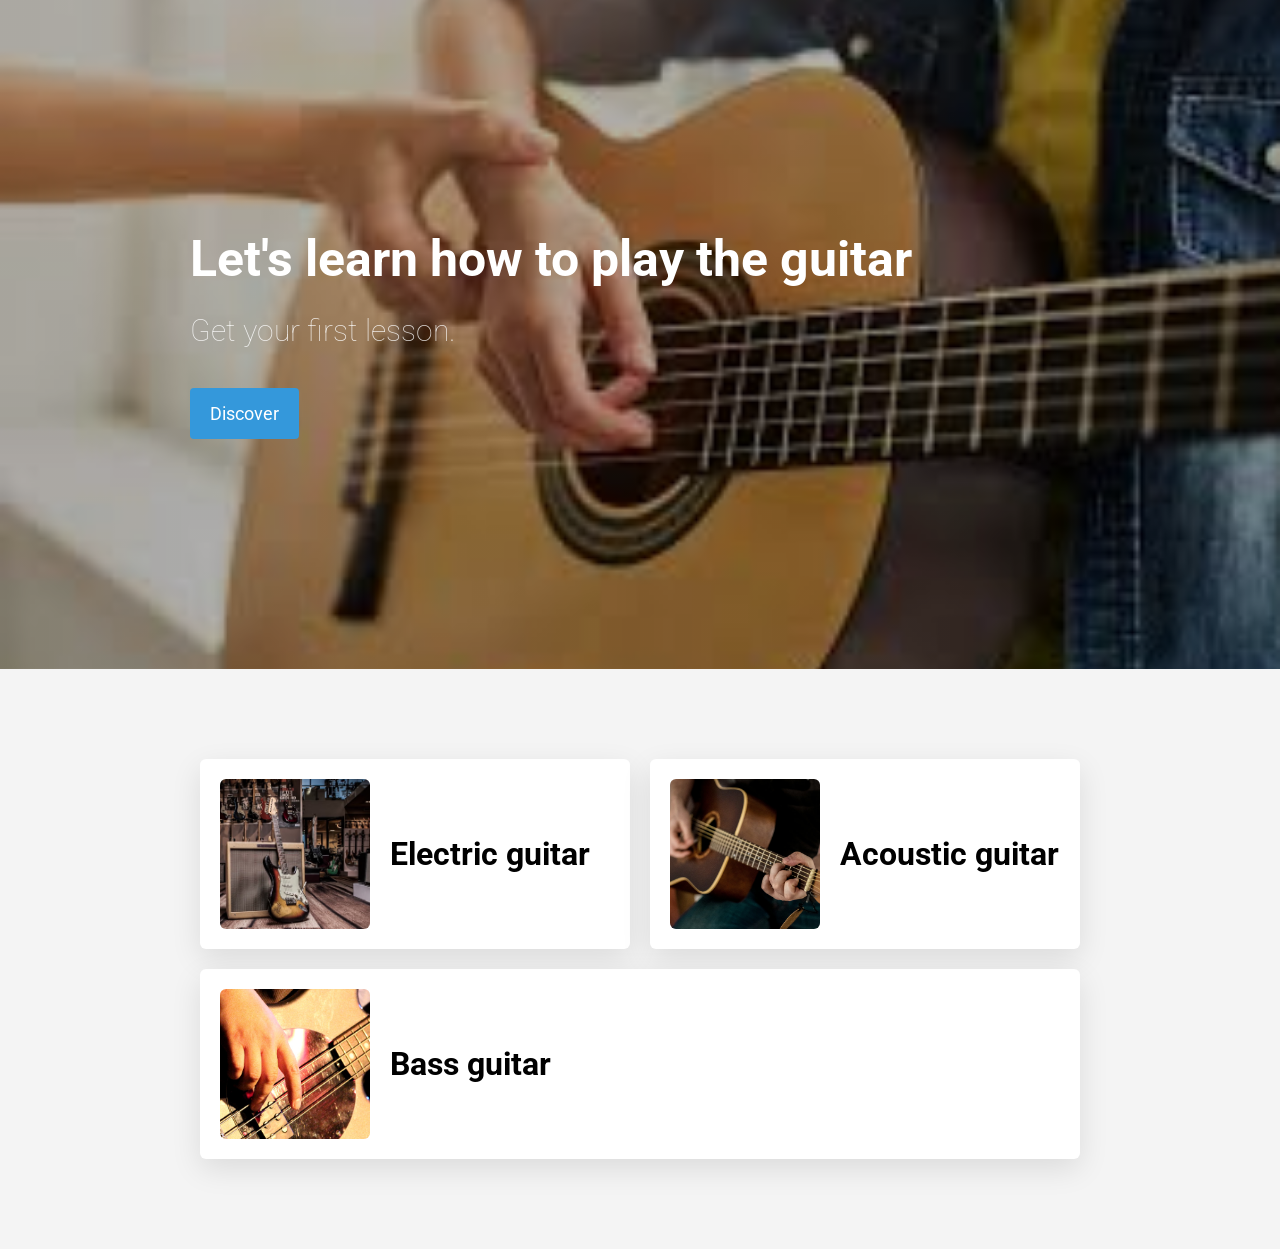
<file: index.html>
<!DOCTYPE html>
<html>
  <head>
    <meta charset="UTF-8">
    <title>My Startup</title>
    <meta name="description" content="A website for my startup project">
    <link rel="stylesheet" href="css/style.css">
  </head>
  <body>
    <div class="banner">
      <div class="container">
        <h1>Let's learn how to play the guitar</h1>
        <h2>Get your first lesson.</h2>
        <a href="#apply-section" class="btn-blue">Discover</a>
      </div>
    </div>
    <div class="container">
      <div class="cards">
        <div class="card">
          <img src="images/electricguitar.jpg" alt="Electric guitar">
          <h3>Electric guitar</h3>
        </div>
        <div class="card">
          <img src="images/acousticguitar.jpg" alt="Acoustic guitar">
          <h3>Acoustic guitar</h3>
        </div>
        <div class="card">
          <img src="images/bassguitar.jpg" alt="Bass guitar">
          <h3>Bass guitar</h3>
        </div>
      </div>
    </div>
    <div data-tf-live="01KMX0AF0N2NT7P7BZZPREY8KE"></div>
  </body>
  <script src="//embed.typeform.com/next/embed.js"></script>
</html>
</file>
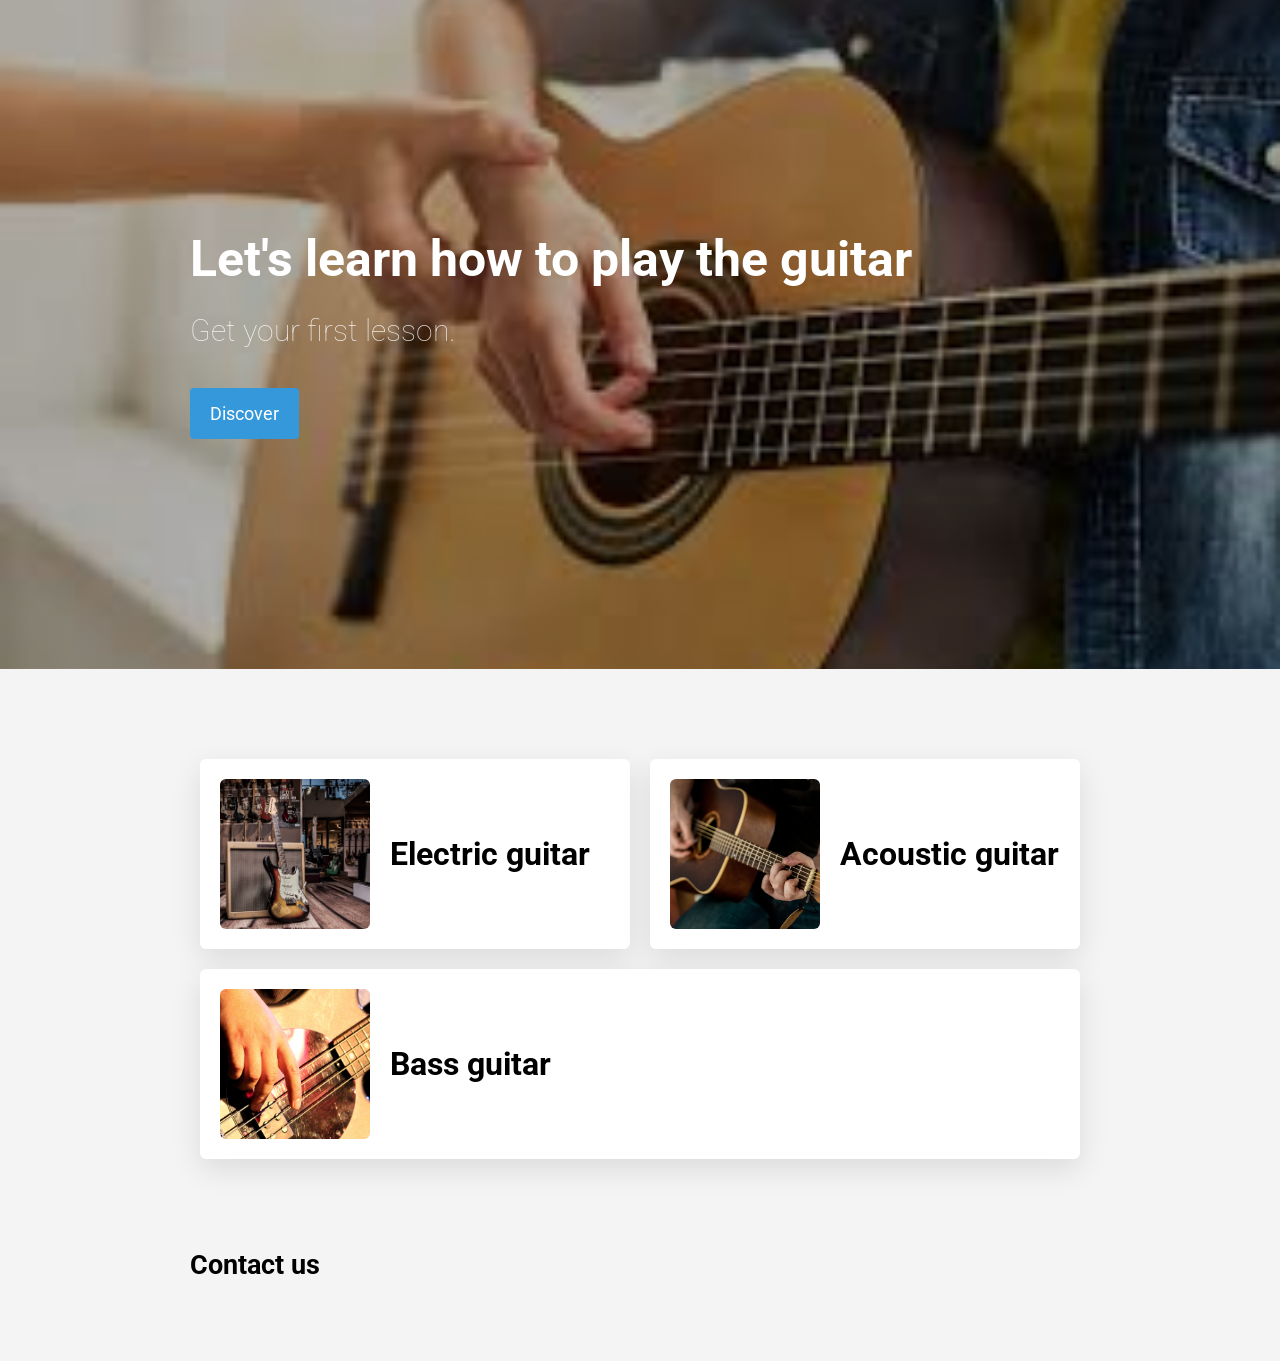
<file: my-startup/index.html>
<!DOCTYPE html>
<html>
  <head>
    <meta charset="UTF-8">
    <title>My Startup</title>
    <meta name="description" content="A website for my startup project">
    <link rel="stylesheet" href="css/style.css">
  </head>

  <body>
    <div class="banner">
      <div class="container">
        <h1>Let's learn how to play the guitar</h1>
        <h2>Get your first lesson.</h2>
        <a href="#apply-section" class="btn-blue">Discover</a>
      </div>
    </div>

    <div class="container">
      <div class="cards">
        <div class="card">
          <img src="images/electricguitar.jpg" alt="Electric guitar">
          <h3>Electric guitar</h3>
        </div>
        <div class="card">
          <img src="images/acousticguitar.jpg" alt="Acoustic guitar">
          <h3>Acoustic guitar</h3>
        </div>
        <div class="card">
          <img src="images/bassguitar.jpg" alt="Bass guitar">
          <h3>Bass guitar</h3>
        </div>
      </div>
    </div>


 <!-- Formulaire Typeform -->
    <div class="container">
      <h2>Contact us</h2>
      <div data-tf-live="01KMX0AF0N2NT7P7BZZPREY8KE"></div>
    </div>
  </body>
  <script src="//embed.typeform.com/next/embed.js"></script>
</html>
</file>
<file: css/style.css>
@import url("https://fonts.googleapis.com/css?family=Lora:400,700|Roboto:300,400,700");

@import url("components/avatar.css");
@import url("components/banner.css");
@import url("components/button.css");
@import url("components/container.css");
@import url("components/card.css");

body {
  font-family: 'Lora', serif;
  font-size: 18px;
  margin: 0px;
  background-color: #f4f4f4;
}

h1, h2, h3 {
  font-family: 'Roboto', sans-serif;
  font-weight: bold;
}

a {
  text-decoration: none;
}
@import url("components/card.css")
</file>
<file: my-startup/css/style.css>
@import url("https://fonts.googleapis.com/css?family=Lora:400,700|Roboto:300,400,700");

@import url("components/avatar.css");
@import url("components/banner.css");
@import url("components/button.css");
@import url("components/container.css");
@import url("components/card.css");

body {
  font-family: 'Lora', serif;
  font-size: 18px;
  margin: 0px;
  background-color: #f4f4f4;
}

h1, h2, h3 {
  font-family: 'Roboto', sans-serif;
  font-weight: bold;
}

a {
  text-decoration: none;
}
@import url("components/card.css")
</file>
